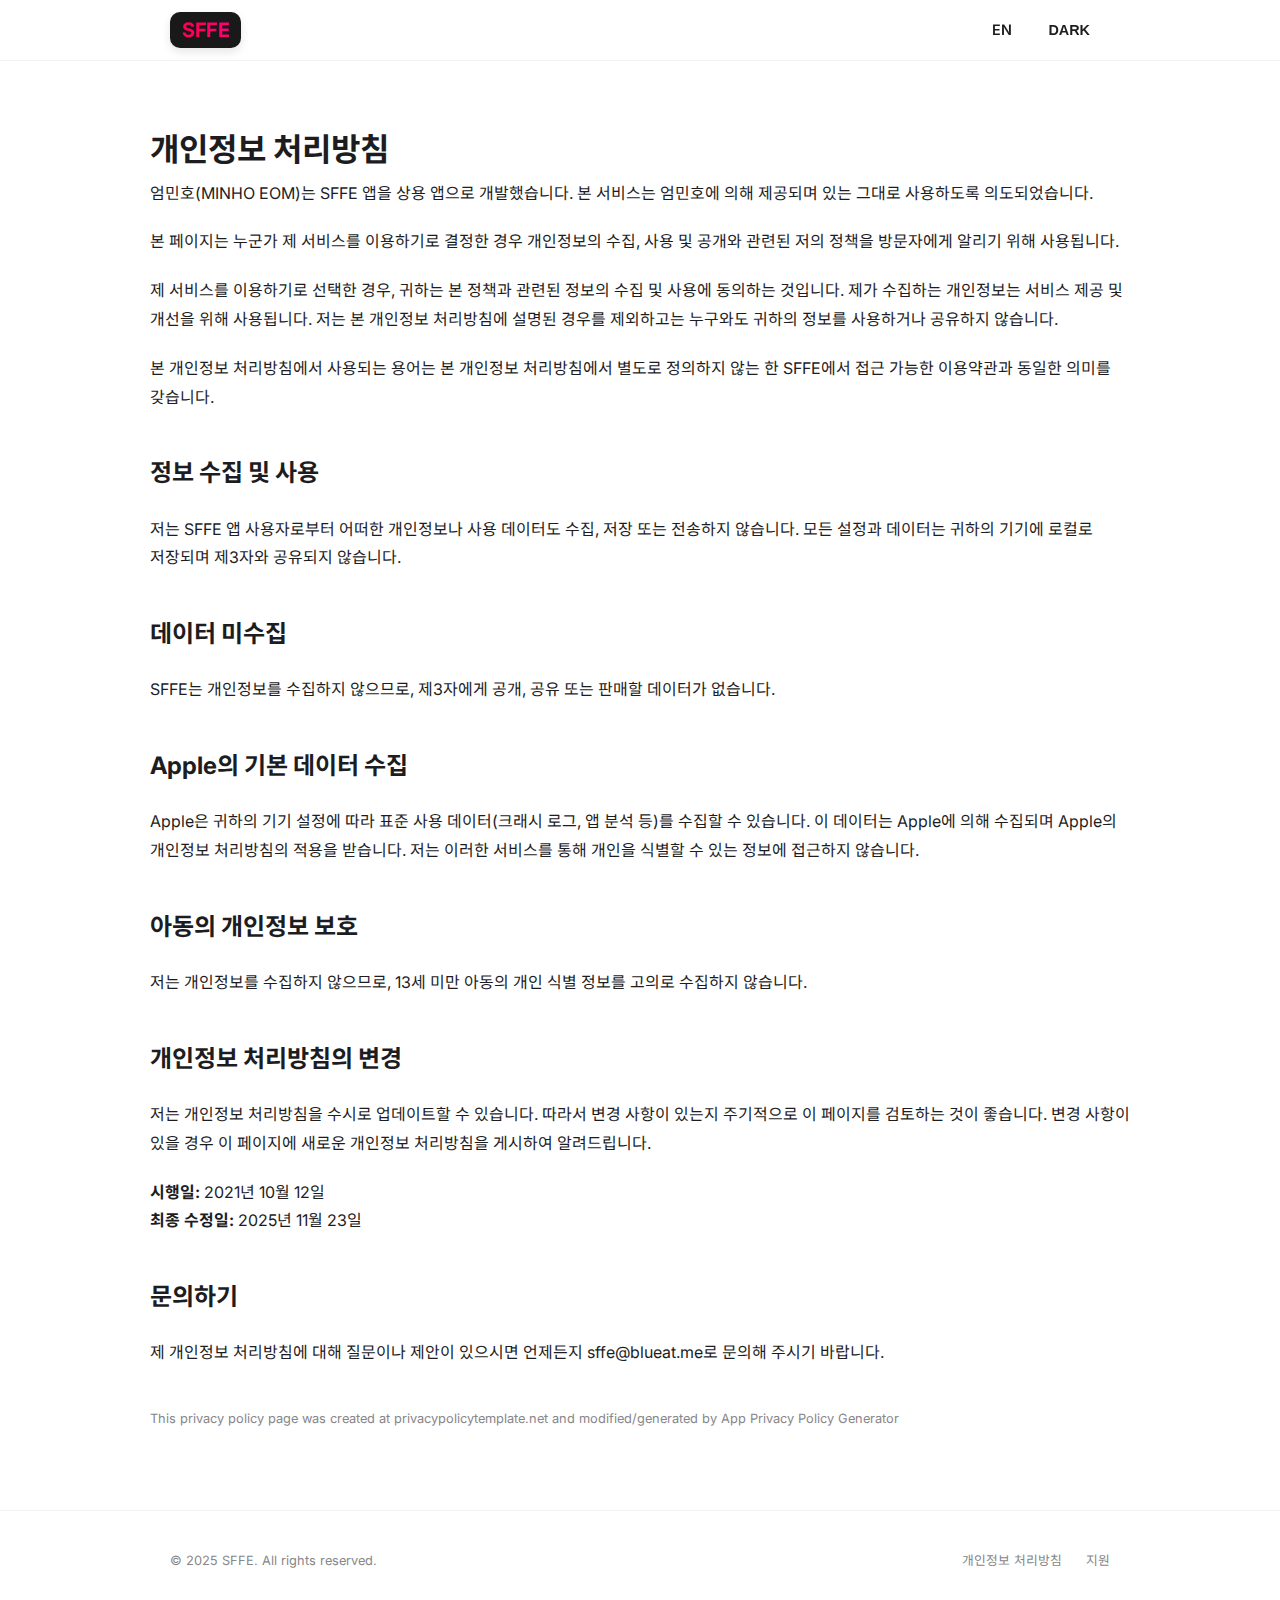
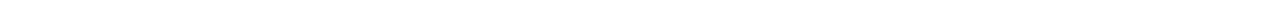
<file: policy-ko.html>
<!DOCTYPE html>
<html lang="ko">

<head>
    <meta charset="UTF-8">
    <meta name="viewport" content="width=device-width, initial-scale=1.0">
    <title>SFFE - 개인정보 처리방침</title>
    <link rel="preconnect" href="https://fonts.googleapis.com">
    <link rel="preconnect" href="https://fonts.gstatic.com" crossorigin>
    <link
        href="https://fonts.googleapis.com/css2?family=Inter:wght@400;500;600;700&family=Noto+Sans+KR:wght@400;500;700&display=swap"
        rel="stylesheet">
    <link rel="stylesheet" href="styles.css">
    <style>
        .policy-content {
            padding: 60px 0;
            line-height: 1.8;
            color: var(--text-color);
            word-break: keep-all;
        }

        .policy-content h2 {
            margin-top: 40px;
            margin-bottom: 20px;
            font-size: 1.5rem;
            font-weight: 700;
        }

        .policy-content p {
            margin-bottom: 20px;
        }

        .policy-content ul {
            margin-bottom: 20px;
            padding-left: 20px;
        }

        .policy-content li {
            margin-bottom: 10px;
        }
    </style>
</head>

<body>
    <header class="site-header">
        <div class="container">
            <a href="index.html" class="logo"><span>SFFE</span></a>
            <nav class="site-nav">
                <a href="policy.html" class="btn btn-text">EN</a>
                <button id="theme-toggle" class="btn btn-text">DARK</button>
            </nav>
        </div>
    </header>

    <main class="container policy-content">
        <h1>개인정보 처리방침</h1>
        <p>
            엄민호(MINHO EOM)는 SFFE 앱을 상용 앱으로 개발했습니다. 본 서비스는 엄민호에 의해 제공되며 있는 그대로 사용하도록 의도되었습니다.
        </p>
        <p>
            본 페이지는 누군가 제 서비스를 이용하기로 결정한 경우 개인정보의 수집, 사용 및 공개와 관련된 저의 정책을 방문자에게 알리기 위해 사용됩니다.
        </p>
        <p>
            제 서비스를 이용하기로 선택한 경우, 귀하는 본 정책과 관련된 정보의 수집 및 사용에 동의하는 것입니다. 제가 수집하는 개인정보는 서비스 제공 및 개선을 위해 사용됩니다. 저는 본 개인정보
            처리방침에 설명된 경우를 제외하고는 누구와도 귀하의 정보를 사용하거나 공유하지 않습니다.
        </p>
        <p>
            본 개인정보 처리방침에서 사용되는 용어는 본 개인정보 처리방침에서 별도로 정의하지 않는 한 SFFE에서 접근 가능한 이용약관과 동일한 의미를 갖습니다.
        </p>

        <h2>정보 수집 및 사용</h2>
        <p>
            저는 SFFE 앱 사용자로부터 어떠한 개인정보나 사용 데이터도 수집, 저장 또는 전송하지 않습니다. 모든 설정과 데이터는 귀하의 기기에 로컬로 저장되며 제3자와 공유되지 않습니다.
        </p>

        <h2>데이터 미수집</h2>
        <p>
            SFFE는 개인정보를 수집하지 않으므로, 제3자에게 공개, 공유 또는 판매할 데이터가 없습니다.
        </p>

        <h2>Apple의 기본 데이터 수집</h2>
        <p>
            Apple은 귀하의 기기 설정에 따라 표준 사용 데이터(크래시 로그, 앱 분석 등)를 수집할 수 있습니다. 이 데이터는 Apple에 의해 수집되며 <a
                href="https://www.apple.com/legal/privacy/kr/">Apple의 개인정보 처리방침</a>의 적용을 받습니다. 저는 이러한 서비스를 통해 개인을 식별할 수
            있는 정보에 접근하지 않습니다.
        </p>

        <h2>아동의 개인정보 보호</h2>
        <p>
            저는 개인정보를 수집하지 않으므로, 13세 미만 아동의 개인 식별 정보를 고의로 수집하지 않습니다.
        </p>

        <h2>개인정보 처리방침의 변경</h2>
        <p>
            저는 개인정보 처리방침을 수시로 업데이트할 수 있습니다. 따라서 변경 사항이 있는지 주기적으로 이 페이지를 검토하는 것이 좋습니다. 변경 사항이 있을 경우 이 페이지에 새로운 개인정보 처리방침을
            게시하여 알려드립니다.
        </p>
        <p>
            <strong>시행일:</strong> 2021년 10월 12일<br>
            <strong>최종 수정일:</strong> 2025년 11월 23일
        </p>

        <h2>문의하기</h2>
        <p>
            제 개인정보 처리방침에 대해 질문이나 제안이 있으시면 언제든지 sffe@blueat.me로 문의해 주시기 바랍니다.
        </p>
        <p style="font-size: 0.8rem; color: var(--text-secondary); margin-top: 40px;">
            This privacy policy page was created at <a href="https://privacypolicytemplate.net" target="_blank"
                rel="noopener noreferrer">privacypolicytemplate.net</a> and modified/generated by <a
                href="https://app-privacy-policy-generator.nisrulz.com/" target="_blank" rel="noopener noreferrer">App
                Privacy Policy Generator</a>
        </p>
    </main>

    <footer class="site-footer">
        <div class="container">
            <div class="footer-content">
                <p>&copy; 2025 SFFE. All rights reserved.</p>
                <div class="footer-links">
                    <a href="policy-ko.html">개인정보 처리방침</a>
                    <a href="mailto:sffe@blueat.me">지원</a>
                </div>
            </div>
        </div>
    </footer>

    <script src="script.js"></script>
</body>

</html>
</file>
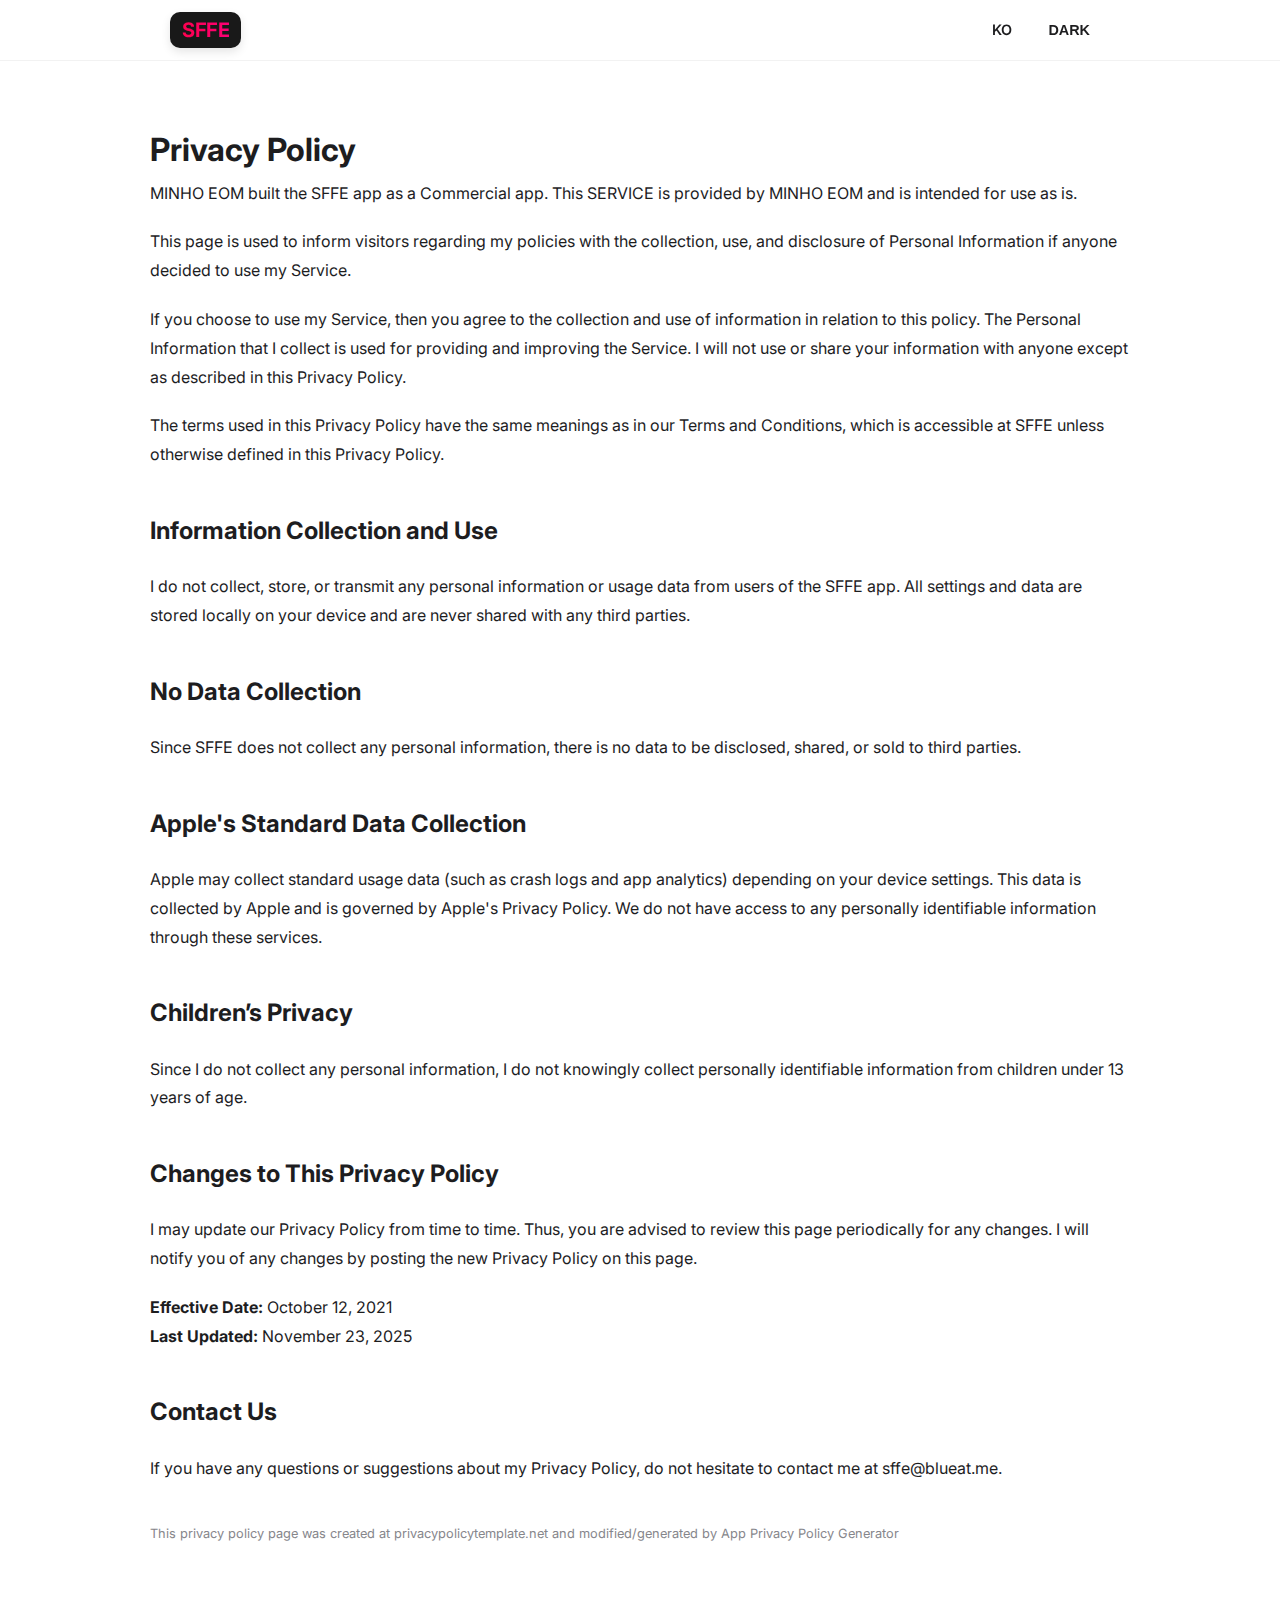
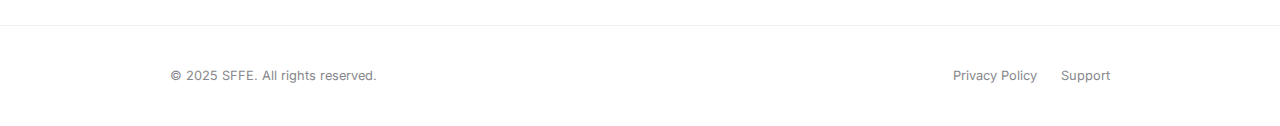
<file: policy.html>
<!DOCTYPE html>
<html lang="ko">

<head>
  <meta charset="UTF-8">
  <meta name="viewport" content="width=device-width, initial-scale=1.0">
  <title>SFFE - Privacy Policy</title>
  <link rel="preconnect" href="https://fonts.googleapis.com">
  <link rel="preconnect" href="https://fonts.gstatic.com" crossorigin>
  <link
    href="https://fonts.googleapis.com/css2?family=Inter:wght@400;500;600;700&family=Noto+Sans+KR:wght@400;500;700&display=swap"
    rel="stylesheet">
  <link rel="stylesheet" href="styles.css">
  <style>
    .policy-content {
      padding: 60px 0;
      line-height: 1.8;
      color: var(--text-color);
    }

    .policy-content h2 {
      margin-top: 40px;
      margin-bottom: 20px;
      font-size: 1.5rem;
      font-weight: 700;
    }

    .policy-content p {
      margin-bottom: 20px;
    }

    .policy-content ul {
      margin-bottom: 20px;
      padding-left: 20px;
    }

    .policy-content li {
      margin-bottom: 10px;
    }
  </style>
</head>

<body>
  <header class="site-header">
    <div class="container">
      <a href="index.html" class="logo"><span>SFFE</span></a>
      <nav class="site-nav">
        <a href="policy-ko.html" class="btn btn-text">KO</a>
        <button id="theme-toggle" class="btn btn-text">DARK</button>
      </nav>
    </div>
  </header>

  <main class="container policy-content">
    <h1>Privacy Policy</h1>
    <p>
      MINHO EOM built the SFFE app as a Commercial app. This SERVICE is provided by MINHO EOM and is intended for use as
      is.
    </p>
    <p>
      This page is used to inform visitors regarding my policies with the collection, use, and disclosure of Personal
      Information if anyone decided to use my Service.
    </p>
    <p>
      If you choose to use my Service, then you agree to the collection and use of information in relation to this
      policy. The Personal Information that I collect is used for providing and improving the Service. I will not use or
      share your information with anyone except as described in this Privacy Policy.
    </p>
    <p>
      The terms used in this Privacy Policy have the same meanings as in our Terms and Conditions, which is accessible
      at SFFE unless otherwise defined in this Privacy Policy.
    </p>

    <h2>Information Collection and Use</h2>
    <p>
      I do not collect, store, or transmit any personal information or usage data from users of the SFFE app. All
      settings and data are stored locally on your device and are never shared with any third parties.
    </p>

    <h2>No Data Collection</h2>
    <p>
      Since SFFE does not collect any personal information, there is no data to be disclosed, shared, or sold to third
      parties.
    </p>

    <h2>Apple's Standard Data Collection</h2>
    <p>
      Apple may collect standard usage data (such as crash logs and app analytics) depending on your device settings.
      This data is collected by Apple and is governed by <a href="https://www.apple.com/legal/privacy/">Apple's Privacy
        Policy</a>. We do not have access to any personally identifiable information through these services.
    </p>

    <h2>Children’s Privacy</h2>
    <p>
      Since I do not collect any personal information, I do not knowingly collect personally identifiable information
      from children under 13 years of age.
    </p>

    <h2>Changes to This Privacy Policy</h2>
    <p>
      I may update our Privacy Policy from time to time. Thus, you are advised to review this page periodically for any
      changes. I will notify you of any changes by posting the new Privacy Policy on this page.
    </p>
    <p>
      <strong>Effective Date:</strong> October 12, 2021<br>
      <strong>Last Updated:</strong> November 23, 2025
    </p>

    <h2>Contact Us</h2>
    <p>
      If you have any questions or suggestions about my Privacy Policy, do not hesitate to contact me at sffe@blueat.me.
    </p>
    <p style="font-size: 0.8rem; color: var(--text-secondary); margin-top: 40px;">
      This privacy policy page was created at <a href="https://privacypolicytemplate.net" target="_blank"
        rel="noopener noreferrer">privacypolicytemplate.net</a> and modified/generated by <a
        href="https://app-privacy-policy-generator.nisrulz.com/" target="_blank" rel="noopener noreferrer">App Privacy
        Policy Generator</a>
    </p>
  </main>

  <footer class="site-footer">
    <div class="container">
      <div class="footer-content">
        <p>&copy; 2025 SFFE. All rights reserved.</p>
        <div class="footer-links">
          <a href="policy.html">Privacy Policy</a>
          <a href="mailto:sffe@blueat.me">Support</a>
        </div>
      </div>
    </div>
  </footer>

  <script src="script.js"></script>
</body>

</html>
</file>
<file: styles.css>
:root {
    --primary-color: #ff0663;
    --primary-dark: #c80050;
    --text-color: #1d1d1f;
    --text-secondary: #86868b;
    --bg-color: #ffffff;
    --bg-secondary: #f5f5f7;
    --header-bg: rgba(255, 255, 255, 0.8);
    --border-color: rgba(0, 0, 0, 0.05);
    --card-bg: #ffffff;
    --card-shadow: rgba(0, 0, 0, 0.05);
    --btn-hover-bg: rgba(0, 0, 0, 0.05);
    --mockup-bg: #E6E6E6;
    --border-radius: 12px;
    --container-width: 980px;
    --font-family: 'Inter', 'Noto Sans KR', -apple-system, BlinkMacSystemFont, sans-serif;
}

[data-theme="dark"] {
    --text-color: #f5f5f7;
    --text-secondary: #a1a1a6;
    --bg-color: #000000;
    --bg-secondary: #1c1c1e;
    --header-bg: rgba(0, 0, 0, 0.8);
    --border-color: rgba(255, 255, 255, 0.1);
    --card-bg: #1c1c1e;
    --card-shadow: rgba(0, 0, 0, 0.2);
    --btn-hover-bg: rgba(255, 255, 255, 0.1);
    --mockup-bg: #191919;
}

@media (prefers-color-scheme: dark) {
    :root:not([data-theme="light"]) {
        --text-color: #f5f5f7;
        --text-secondary: #a1a1a6;
        --bg-color: #000000;
        --bg-secondary: #1c1c1e;
        --header-bg: rgba(0, 0, 0, 0.8);
        --border-color: rgba(255, 255, 255, 0.1);
        --card-bg: #1c1c1e;
        --card-shadow: rgba(0, 0, 0, 0.2);
        --btn-hover-bg: rgba(255, 255, 255, 0.1);
    }
}

* {
    margin: 0;
    padding: 0;
    box-sizing: border-box;
}

body {
    font-family: var(--font-family);
    color: var(--text-color);
    background-color: var(--bg-color);
    line-height: 1.5;
    -webkit-font-smoothing: antialiased;
}

a {
    text-decoration: none;
    color: inherit;
}

.container {
    max-width: var(--container-width);
    margin: 0 auto;
    padding: 0 20px;
}

/* Header */
.site-header {
    position: sticky;
    top: 0;
    background-color: var(--header-bg);
    backdrop-filter: blur(20px);
    -webkit-backdrop-filter: blur(20px);
    z-index: 100;
    border-bottom: 1px solid var(--border-color);
}

.site-header .container {
    display: flex;
    justify-content: space-between;
    align-items: center;
    height: 60px;
}

.logo {
    font-weight: 700;
    font-size: 1.25rem;
    letter-spacing: -0.02em;
    background-color: #191919;
    color: white;
    padding: 8px 12px;
    border-radius: 10px;
    box-shadow: 0 4px 10px rgba(0, 0, 0, 0.1);
    display: inline-flex;
    align-items: center;
    justify-content: center;
    line-height: 1;
}

.logo span {
    background-image: linear-gradient(to right, #FF004F, #FE0075);
    -webkit-background-clip: text;
    background-clip: text;
    color: transparent;
}

.btn {
    display: inline-flex;
    align-items: center;
    justify-content: center;
    padding: 8px 16px;
    border-radius: 999px;
    font-weight: 500;
    font-size: 0.875rem;
    transition: all 0.2s ease;
}

.btn-text {
    background: none;
    border: none;
    color: var(--text-color);
    font-weight: 600;
    cursor: pointer;
    font-size: 0.9rem;
    padding: 8px 12px;
    margin-right: 8px;
}

.btn-text:hover {
    background-color: var(--btn-hover-bg);
}

.btn-primary {
    background: linear-gradient(to right, #FF004F, #FE0075);
    color: white;
    border: none;
}

.btn-primary:hover {
    opacity: 0.9;
    transform: translateY(-1px);
    box-shadow: 0 4px 12px rgba(255, 0, 79, 0.3);
}

.btn-large {
    padding: 12px 24px;
    font-size: 1rem;
}

.btn-white {
    background-color: var(--card-bg);
    color: var(--text-color);
    border: 1px solid var(--border-color);
}

.btn-white:hover {
    background-color: var(--bg-secondary);
}

/* Hero Section */
.hero {
    padding: 100px 0 60px;
    text-align: center;
    background: linear-gradient(180deg, var(--bg-color) 0%, var(--bg-secondary) 100%);
    overflow: hidden;
}

.hero-content h1 {
    font-size: 3.5rem;
    font-weight: 700;
    line-height: 1.1;
    margin-bottom: 20px;
    letter-spacing: -0.03em;
}

.hero-subtitle {
    font-size: 1.25rem;
    color: var(--text-secondary);
    margin-bottom: 40px;
    max-width: 600px;
    margin-left: auto;
    margin-right: auto;
}

.hero-image {
    margin-top: 60px;
    display: flex;
    justify-content: center;
}

.phone-mockup {
    width: 300px;
    height: 600px;
    background-color: var(--mockup-bg);
    border-radius: 40px;
    border: 8px solid #1d1d1f;
    box-shadow: 0 20px 40px rgba(0, 0, 0, 0.15);
    overflow: hidden;
    position: relative;
    display: flex;
    align-items: center;
    justify-content: center;
}

.app-image {
    height: 100%;
    object-fit: contain;
    display: block;
    margin: 0 auto;
}

/* Features Section */
.features {
    padding: 100px 0;
    background-color: var(--bg-color);
}

.feature-grid {
    display: grid;
    grid-template-columns: repeat(3, 1fr);
    gap: 40px;
}

.feature-item {
    text-align: center;
}

.feature-icon {
    font-size: 3rem;
    margin-bottom: 20px;
    display: inline-block;
    width: 80px;
    height: 80px;
    line-height: 80px;
    background-color: var(--bg-secondary);
    border-radius: 24px;
}

.feature-item h3 {
    font-size: 1.5rem;
    font-weight: 600;
    margin-bottom: 12px;
}

.feature-item p {
    color: var(--text-secondary);
    line-height: 1.6;
}

/* Reviews Section */
.reviews {
    padding: 100px 0;
    background-color: var(--bg-secondary);
}

.reviews h2 {
    text-align: center;
    font-size: 2.5rem;
    margin-bottom: 60px;
}

.review-grid {
    display: grid;
    grid-template-columns: repeat(2, 1fr);
    gap: 30px;
}

.review-card {
    background-color: var(--card-bg);
    padding: 30px;
    border-radius: 20px;
    box-shadow: 0 4px 12px var(--card-shadow);
}

.stars {
    color: #FFD700;
    margin-bottom: 16px;
    font-size: 1.2rem;
}

.review-text {
    font-size: 1.1rem;
    line-height: 1.6;
    margin-bottom: 20px;
    font-style: italic;
}

.review-author {
    color: var(--text-secondary);
    font-weight: 500;
    font-size: 0.9rem;
}

/* Footer */
.site-footer {
    padding: 40px 0;
    background-color: var(--bg-color);
    border-top: 1px solid var(--border-color);
    font-size: 0.8rem;
    color: var(--text-secondary);
}

.footer-content {
    display: flex;
    justify-content: space-between;
    align-items: center;
}

.footer-links a {
    margin-left: 20px;
}

.footer-links a:hover {
    text-decoration: underline;
}

/* Responsive */
@media (max-width: 768px) {
    .hero-content h1 {
        font-size: 2.5rem;
    }

    .feature-grid,
    .review-grid {
        grid-template-columns: 1fr;
    }

    .footer-content {
        flex-direction: column;
        gap: 20px;
    }

    .footer-links a {
        margin: 0 10px;
    }
}
</file>
